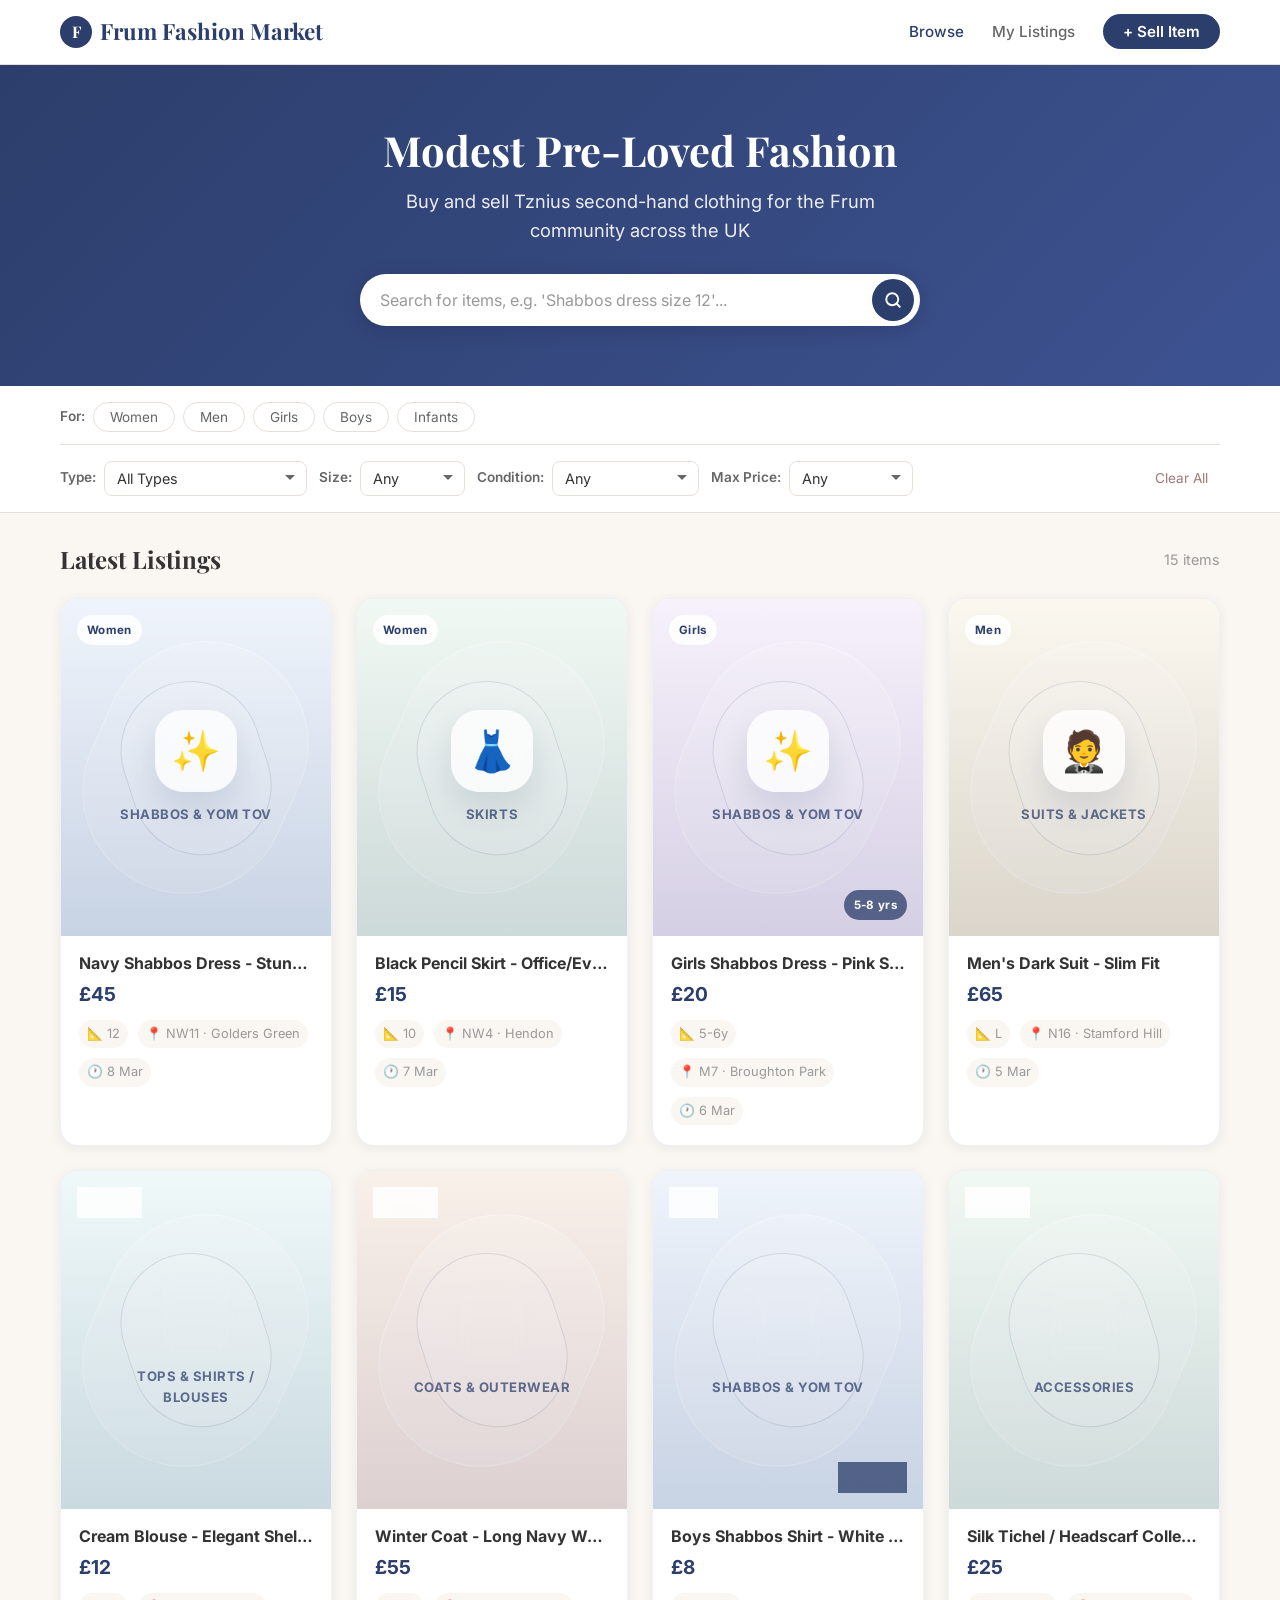
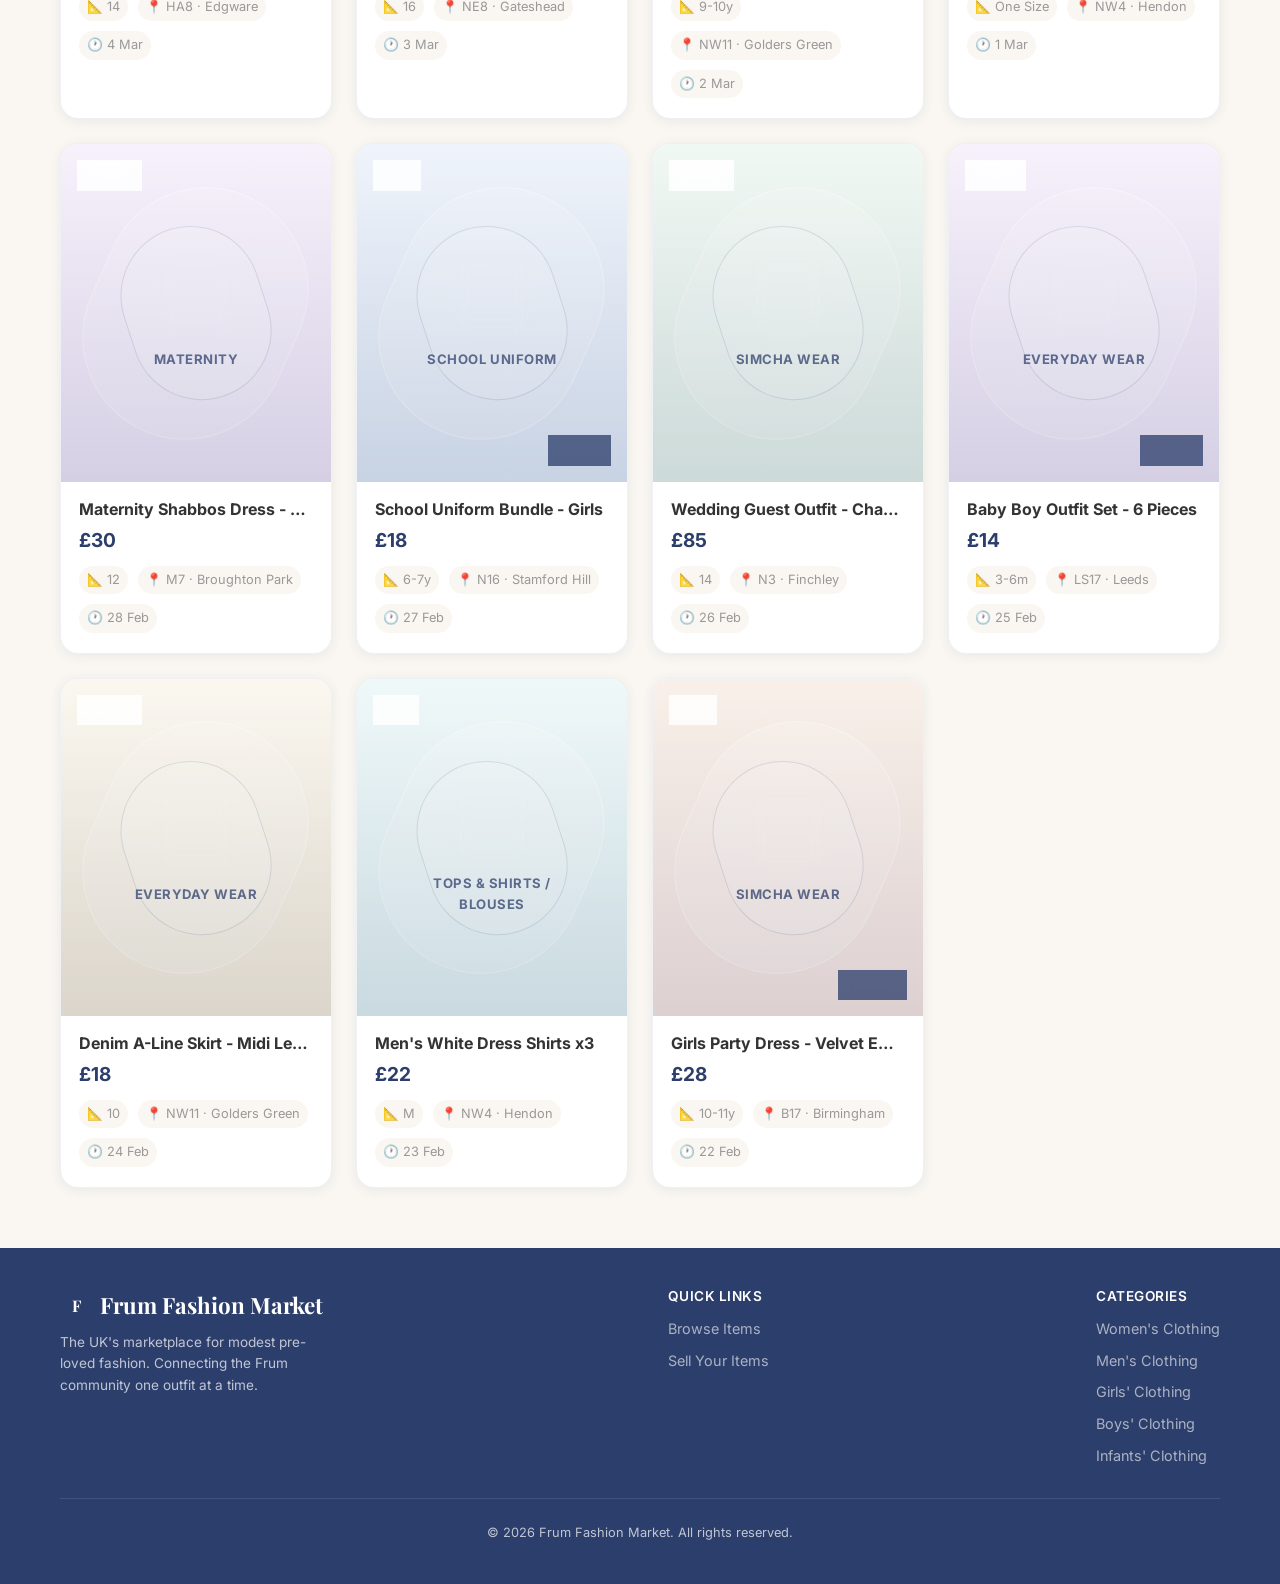
<file: index.html>
<!DOCTYPE html>
<html lang="en">
<head>
  <meta charset="UTF-8">
  <meta name="viewport" content="width=device-width, initial-scale=1.0">
  <title>Frum Fashion Market - Modest Pre-Loved Fashion UK</title>
  <meta name="description" content="Buy and sell Tznius second-hand clothing for the Frum community in the UK. Shabbos wear, everyday modest fashion, children's clothing and more.">
  <link rel="preconnect" href="https://fonts.googleapis.com">
  <link rel="preconnect" href="https://fonts.gstatic.com" crossorigin>
  <link href="https://fonts.googleapis.com/css2?family=Inter:wght@400;500;600;700&family=Playfair+Display:wght@600;700&display=swap" rel="stylesheet">
  <link rel="stylesheet" href="css/style.css">
</head>
<body>
  <!-- Header -->
  <header class="site-header">
    <div class="container nav-inner">
      <a href="/" class="logo">
        <span class="logo-icon">F</span>
        Frum Fashion Market
      </a>
      <button class="menu-toggle" aria-label="Toggle menu">
        <span></span><span></span><span></span>
      </button>
      <nav>
        <ul class="nav-links">
          <li><a href="/" class="active">Browse</a></li>
          <li><a href="/seller/">My Listings</a></li>
          <li><a href="/seller/" class="btn-sell">+ Sell Item</a></li>
        </ul>
      </nav>
    </div>
  </header>

  <!-- Hero -->
  <section class="hero">
    <div class="container">
      <h1>Modest Pre-Loved Fashion</h1>
      <p>Buy and sell Tznius second-hand clothing for the Frum community across the UK</p>
      <div class="hero-search">
        <input type="text" id="heroSearch" placeholder="Search for items, e.g. 'Shabbos dress size 12'...">
        <button type="button" id="heroSearchBtn" aria-label="Search">
          <svg width="18" height="18" viewBox="0 0 24 24" fill="none" stroke="currentColor" stroke-width="2.5" stroke-linecap="round"><circle cx="11" cy="11" r="8"/><line x1="21" y1="21" x2="16.65" y2="16.65"/></svg>
        </button>
      </div>
    </div>
  </section>

  <!-- Filters -->
  <section class="filters-bar">
    <div class="container filters-inner">
      <!-- Row 1: For Whom chips -->
      <div class="filter-group for-whom-group">
        <label>For:</label>
        <div class="filter-chips" id="filterForWhomChips">
          <button class="chip" data-value="Women">Women</button>
          <button class="chip" data-value="Men">Men</button>
          <button class="chip" data-value="Girls">Girls</button>
          <button class="chip" data-value="Boys">Boys</button>
          <button class="chip" data-value="Infants">Infants</button>
        </div>
      </div>
      <!-- Row 2: Dropdowns -->
      <div class="filter-group">
        <label>Type:</label>
        <select class="filter-select" id="filterType">
          <option value="">All Types</option>
        </select>
      </div>
      <div class="filter-group" id="ageRangeGroup" style="display:none">
        <label>Age:</label>
        <select class="filter-select" id="filterAgeRange">
          <option value="">All Ages</option>
        </select>
      </div>
      <div class="filter-group">
        <label>Size:</label>
        <select class="filter-select" id="filterSize">
          <option value="">Any</option>
        </select>
      </div>
      <div class="filter-group">
        <label>Condition:</label>
        <select class="filter-select" id="filterCondition">
          <option value="">Any</option>
        </select>
      </div>
      <div class="filter-group">
        <label>Max Price:</label>
        <select class="filter-select" id="filterMaxPrice">
          <option value="">Any</option>
          <option value="10">Under £10</option>
          <option value="20">Under £20</option>
          <option value="30">Under £30</option>
          <option value="50">Under £50</option>
          <option value="100">Under £100</option>
        </select>
      </div>
      <button class="filter-clear" id="clearFilters">Clear All</button>
    </div>
  </section>

  <!-- Listings -->
  <main class="listings-section">
    <div class="container">
      <div class="listings-header">
        <h2>Latest Listings</h2>
        <span class="results-count" id="resultsCount"></span>
      </div>
      <div class="listings-grid" id="listingsGrid">
        <!-- Cards rendered by JS -->
      </div>
      <div class="empty-state" id="emptyState" style="display:none">
        <div class="empty-icon">🔍</div>
        <h3>No items found</h3>
        <p>Try adjusting your filters or search terms</p>
      </div>
    </div>
  </main>

  <!-- Footer -->
  <footer class="site-footer">
    <div class="container">
      <div class="footer-inner">
        <div class="footer-brand">
          <div class="logo">
            <span class="logo-icon">F</span>
            Frum Fashion Market
          </div>
          <p>The UK's marketplace for modest pre-loved fashion. Connecting the Frum community one outfit at a time.</p>
        </div>
        <div class="footer-links">
          <h4>Quick Links</h4>
          <ul>
            <li><a href="/">Browse Items</a></li>
            <li><a href="/seller/">Sell Your Items</a></li>
          </ul>
        </div>
        <div class="footer-links">
          <h4>Categories</h4>
          <ul>
            <li><a href="#" onclick="setFilter('forWhom','Women');return false">Women's Clothing</a></li>
            <li><a href="#" onclick="setFilter('forWhom','Men');return false">Men's Clothing</a></li>
            <li><a href="#" onclick="setFilter('forWhom','Girls');return false">Girls' Clothing</a></li>
            <li><a href="#" onclick="setFilter('forWhom','Boys');return false">Boys' Clothing</a></li>
            <li><a href="#" onclick="setFilter('forWhom','Infants');return false">Infants' Clothing</a></li>
          </ul>
        </div>
      </div>
      <div class="footer-bottom">
        <p>&copy; 2026 Frum Fashion Market. All rights reserved.</p>
      </div>
    </div>
  </footer>

  <script src="js/config.js"></script>
  <script src="js/data.js"></script>
  <script src="js/listings.js"></script>
</body>
</html>
</file>
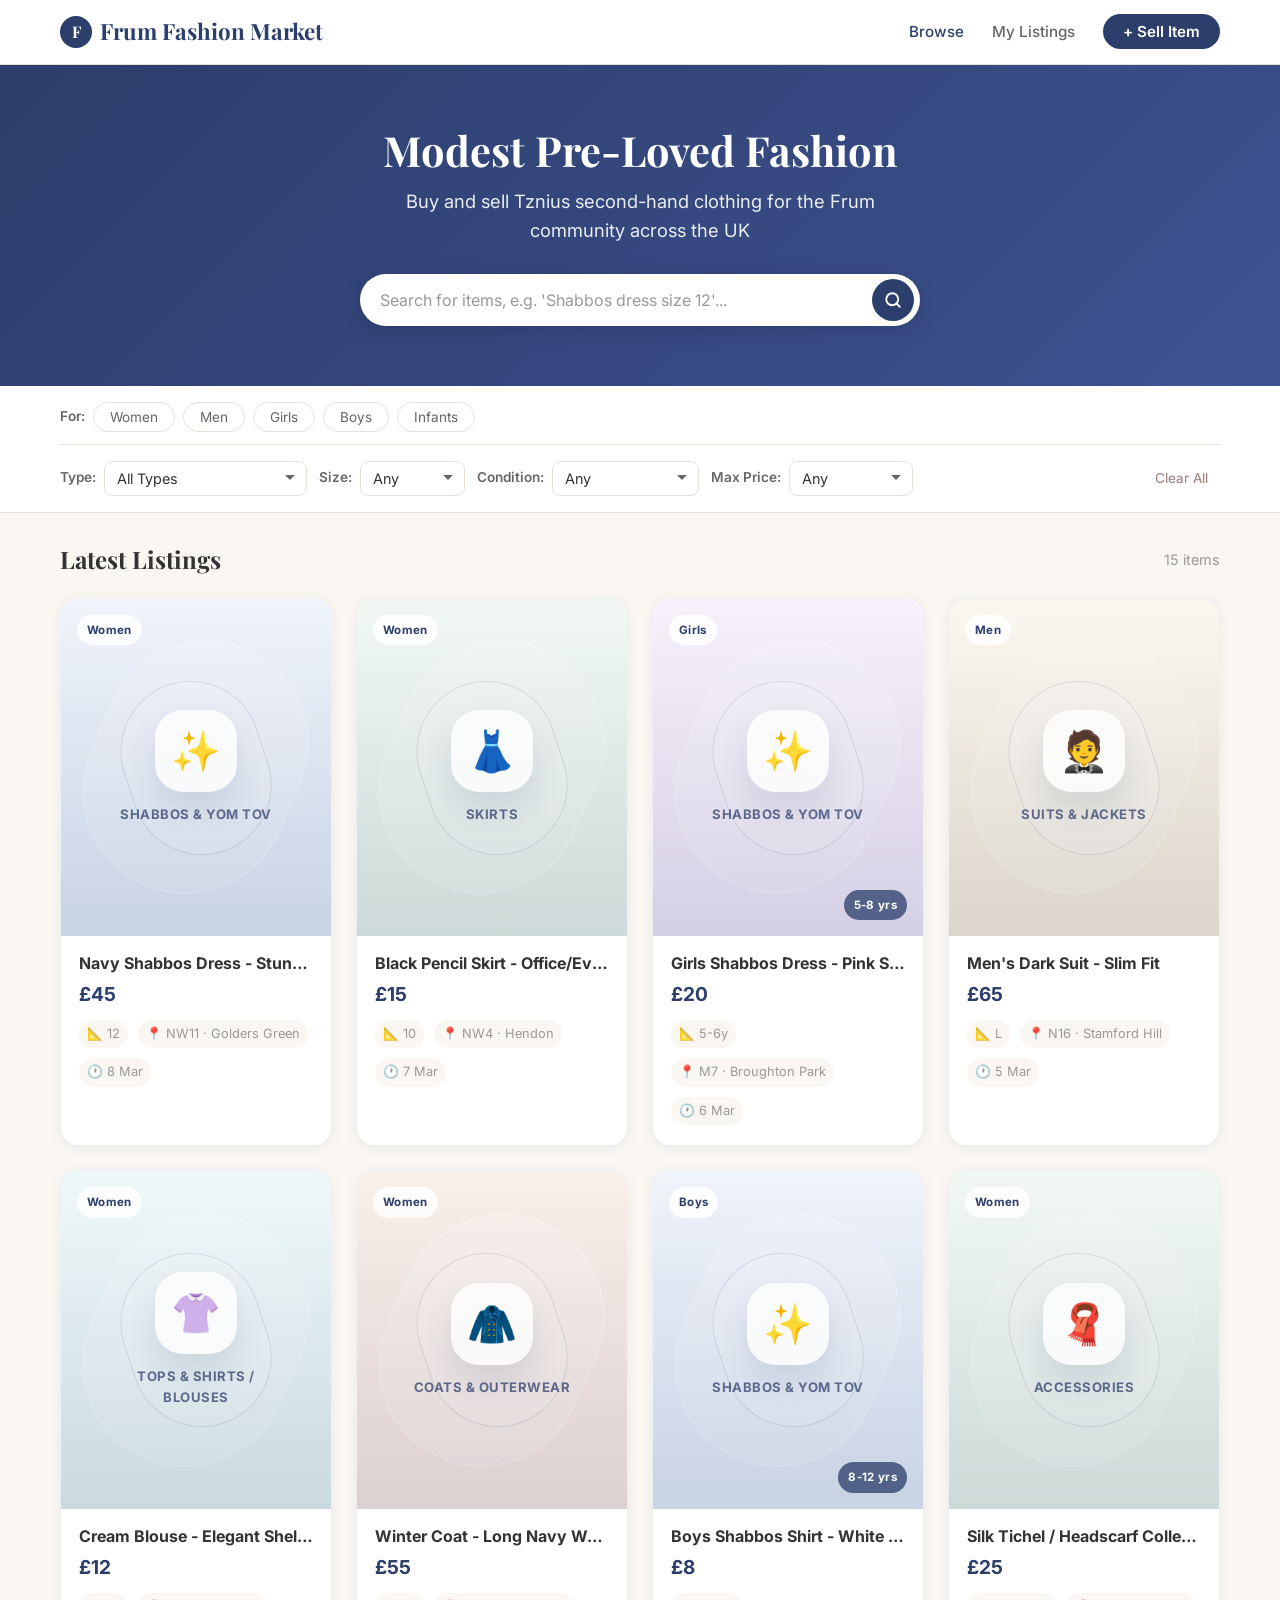
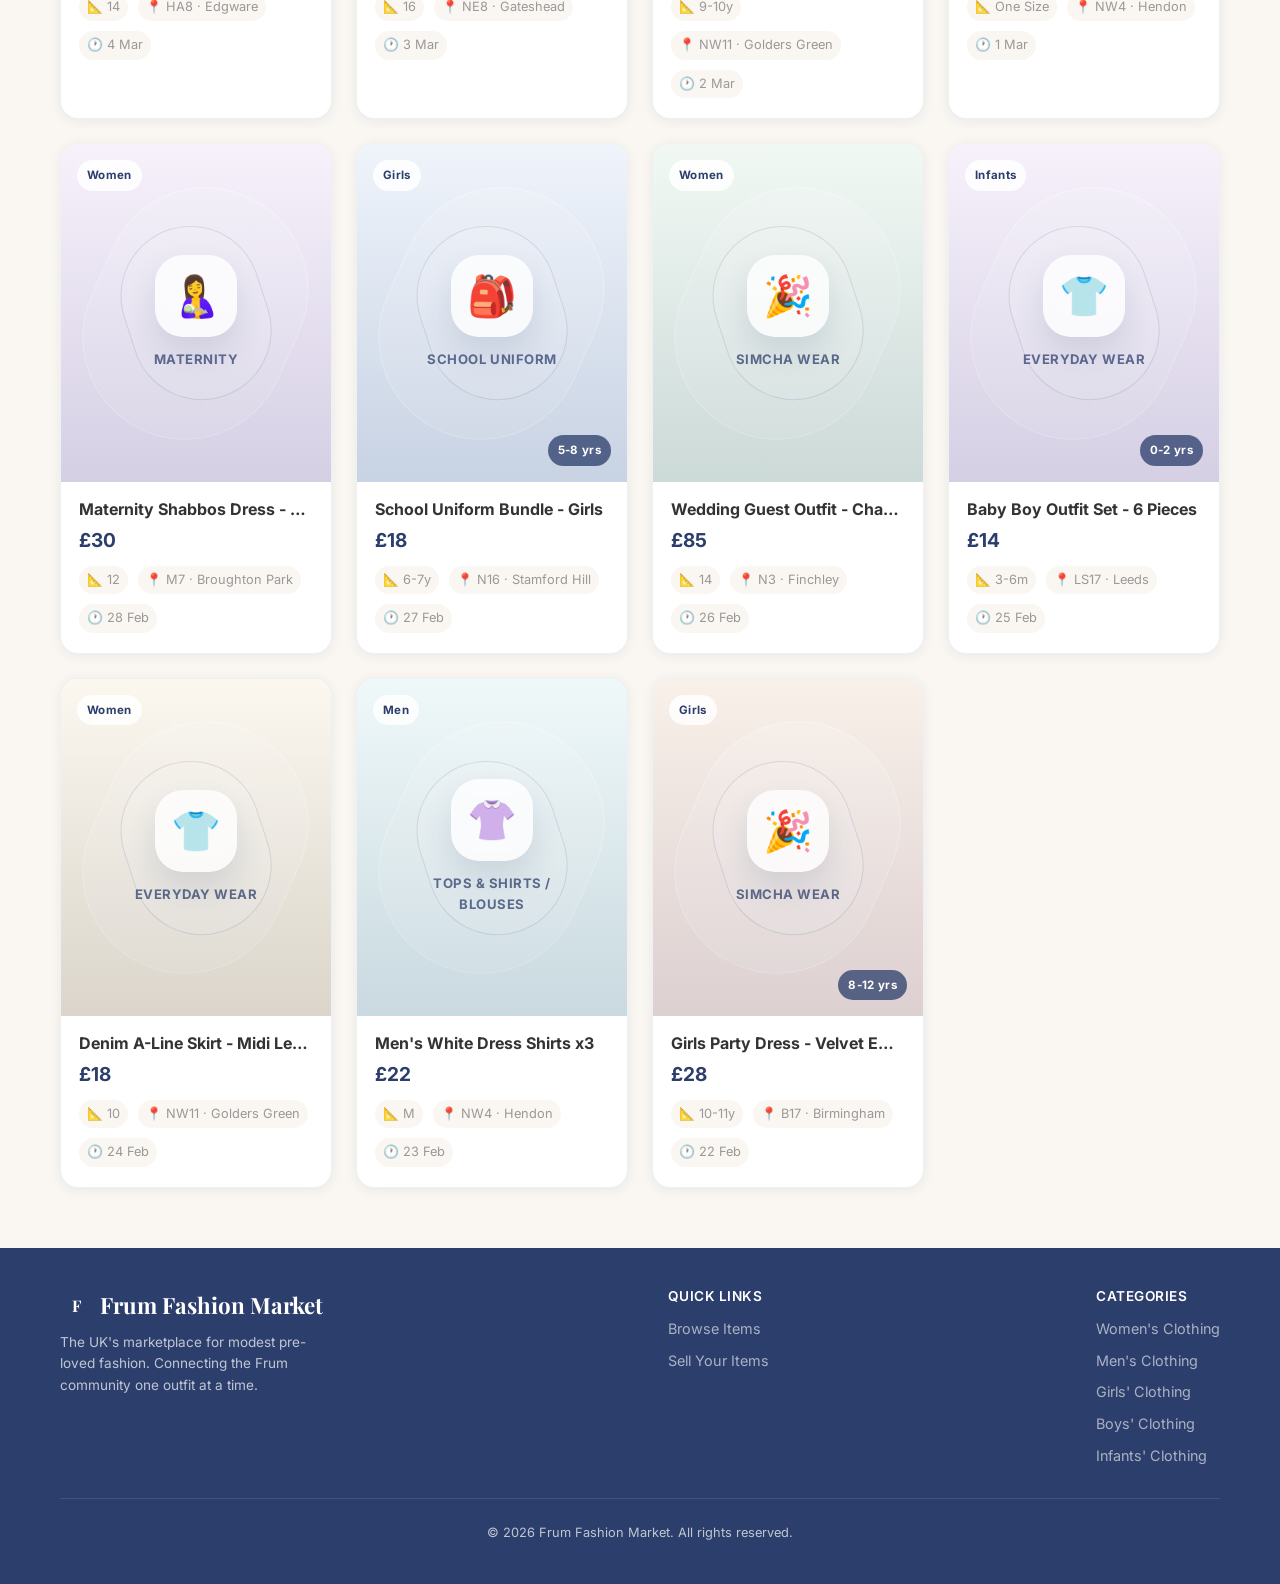
<file: listing/index.html>
<!DOCTYPE html>
<html lang="en">
<head>
  <meta charset="UTF-8">
  <meta name="viewport" content="width=device-width, initial-scale=1.0">
  <title>Listing - Frum Fashion Market</title>
  <link rel="preconnect" href="https://fonts.googleapis.com">
  <link rel="preconnect" href="https://fonts.gstatic.com" crossorigin>
  <link href="https://fonts.googleapis.com/css2?family=Inter:wght@400;500;600;700&family=Playfair+Display:wght@600;700&display=swap" rel="stylesheet">
  <link rel="stylesheet" href="../css/style.css">
</head>
<body>
  <!-- Header -->
  <header class="site-header">
    <div class="container nav-inner">
      <a href="/" class="logo">
        <span class="logo-icon">F</span>
        Frum Fashion Market
      </a>
      <button class="menu-toggle" aria-label="Toggle menu">
        <span></span><span></span><span></span>
      </button>
      <nav>
        <ul class="nav-links">
          <li><a href="/">Browse</a></li>
          <li><a href="/seller/">My Listings</a></li>
          <li><a href="/seller/" class="btn-sell">+ Sell Item</a></li>
        </ul>
      </nav>
    </div>
  </header>

  <!-- Listing Detail -->
  <main class="listing-detail">
    <div class="container">
      <a href="/" class="listing-back">
        <svg width="16" height="16" viewBox="0 0 24 24" fill="none" stroke="currentColor" stroke-width="2" stroke-linecap="round"><polyline points="15 18 9 12 15 6"/></svg>
        Back to listings
      </a>

      <div class="detail-layout" id="detailContent">
        <!-- Populated by JS -->
      </div>

      <!-- Related Listings -->
      <section class="related-section" id="relatedSection" style="display:none">
        <h2>You Might Also Like</h2>
        <div class="listings-grid" id="relatedGrid"></div>
      </section>
    </div>
  </main>

  <!-- Footer -->
  <footer class="site-footer">
    <div class="container">
      <div class="footer-inner">
        <div class="footer-brand">
          <div class="logo">
            <span class="logo-icon">F</span>
            Frum Fashion Market
          </div>
          <p>The UK's marketplace for modest pre-loved fashion. Connecting the Frum community one outfit at a time.</p>
        </div>
      </div>
      <div class="footer-bottom">
        <p>&copy; 2026 Frum Fashion Market. All rights reserved.</p>
      </div>
    </div>
  </footer>

  <script src="../js/config.js"></script>
  <script src="../js/data.js"></script>
  <script src="../js/listing-detail.js"></script>
</body>
</html>
</file>
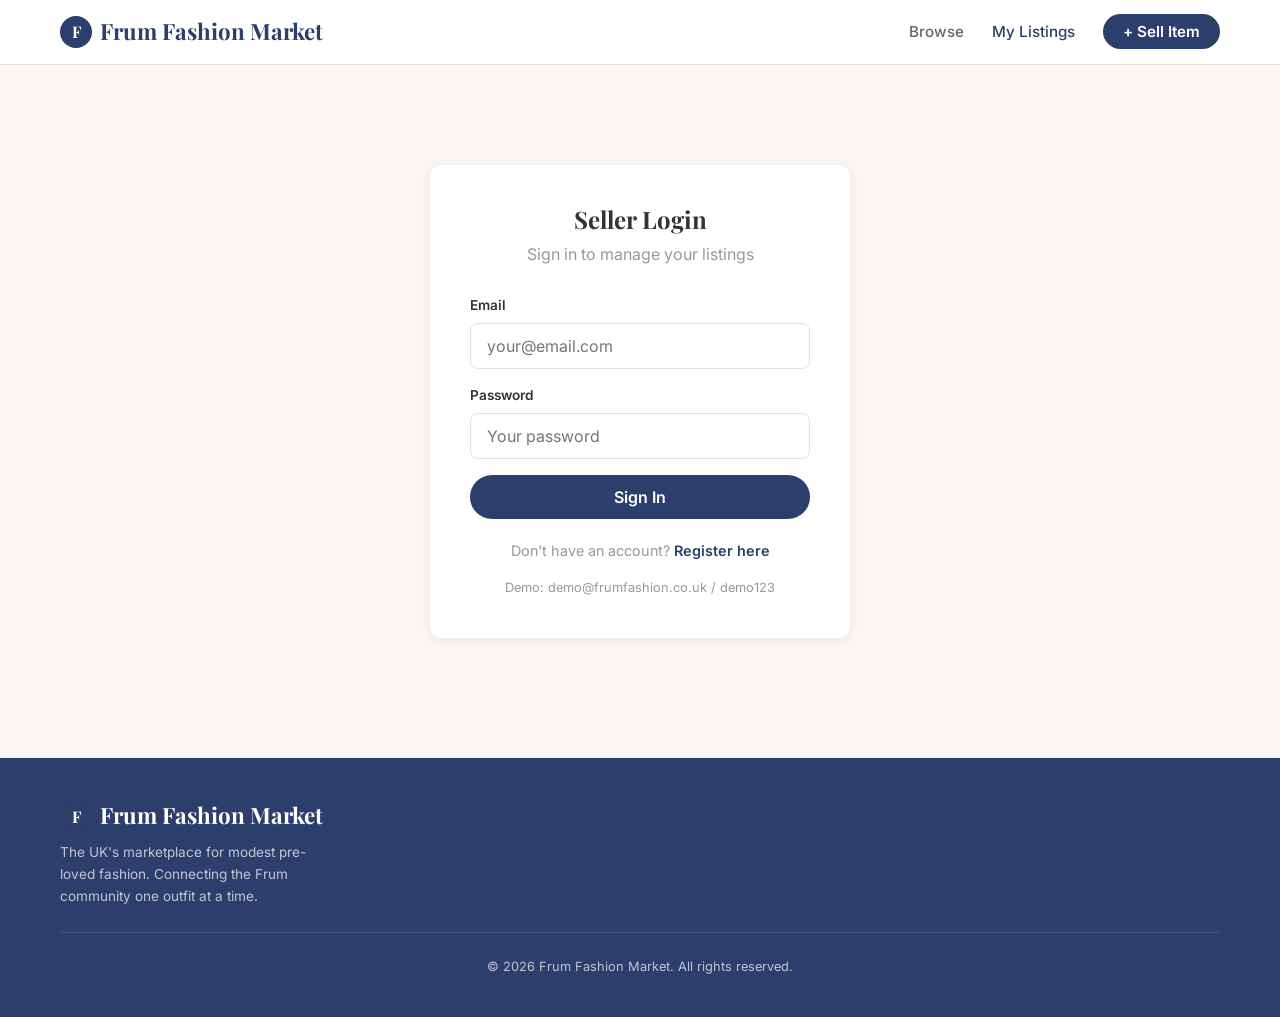
<file: seller/index.html>
<!DOCTYPE html>
<html lang="en">
<head>
  <meta charset="UTF-8">
  <meta name="viewport" content="width=device-width, initial-scale=1.0">
  <title>Sell Your Items - Frum Fashion Market</title>
  <link rel="preconnect" href="https://fonts.googleapis.com">
  <link rel="preconnect" href="https://fonts.gstatic.com" crossorigin>
  <link href="https://fonts.googleapis.com/css2?family=Inter:wght@400;500;600;700&family=Playfair+Display:wght@600;700&display=swap" rel="stylesheet">
  <link rel="stylesheet" href="../css/style.css">
</head>
<body>
  <!-- Header -->
  <header class="site-header">
    <div class="container nav-inner">
      <a href="/" class="logo">
        <span class="logo-icon">F</span>
        Frum Fashion Market
      </a>
      <button class="menu-toggle" aria-label="Toggle menu">
        <span></span><span></span><span></span>
      </button>
      <nav>
        <ul class="nav-links">
          <li><a href="/">Browse</a></li>
          <li><a href="/seller/" class="active">My Listings</a></li>
          <li><a href="/seller/" class="btn-sell">+ Sell Item</a></li>
        </ul>
      </nav>
    </div>
  </header>

  <main class="seller-page">
    <div class="container">

      <!-- Auth Section (shown when not logged in) -->
      <div id="authSection">
        <div class="auth-container" id="loginForm">
          <h2>Seller Login</h2>
          <p class="auth-subtitle">Sign in to manage your listings</p>
          <div class="auth-error" id="loginError"></div>
          <div class="form-group">
            <label for="loginEmail">Email</label>
            <input type="email" id="loginEmail" class="form-input" placeholder="your@email.com">
          </div>
          <div class="form-group">
            <label for="loginPassword">Password</label>
            <input type="password" id="loginPassword" class="form-input" placeholder="Your password">
          </div>
          <button class="btn-primary" id="loginBtn">Sign In</button>
          <p class="auth-toggle">
            Don't have an account? <a href="#" id="showRegister">Register here</a>
          </p>
          <p style="margin-top:16px;font-size:0.8rem;color:var(--text-muted)">
            Demo: demo@frumfashion.co.uk / demo123
          </p>
        </div>

        <div class="auth-container" id="registerForm" style="display:none">
          <h2>Create Account</h2>
          <p class="auth-subtitle">Start selling your pre-loved clothing</p>
          <div class="auth-error" id="registerError"></div>
          <div class="form-group">
            <label for="regName">Full Name</label>
            <input type="text" id="regName" class="form-input" placeholder="Your name">
          </div>
          <div class="form-group">
            <label for="regEmail">Email</label>
            <input type="email" id="regEmail" class="form-input" placeholder="your@email.com">
          </div>
          <div class="form-group">
            <label for="regPassword">Password</label>
            <input type="password" id="regPassword" class="form-input" placeholder="Choose a password">
          </div>
          <button class="btn-primary" id="registerBtn">Create Account</button>
          <p class="auth-toggle">
            Already have an account? <a href="#" id="showLogin">Sign in here</a>
          </p>
        </div>
      </div>

      <!-- Dashboard (shown when logged in) -->
      <div class="dashboard" id="dashboard">
        <div class="dashboard-header">
          <h2>My Listings</h2>
          <div class="user-info">
            <span id="userName"></span>
            <button class="btn-logout" id="logoutBtn">Sign Out</button>
          </div>
        </div>

        <!-- Add/Edit Listing Form -->
        <div class="listing-form-container">
          <h3 id="formTitle">Add New Listing</h3>
          <input type="hidden" id="editingId" value="">

          <div class="form-group">
            <label for="itemTitle">Item Title *</label>
            <input type="text" id="itemTitle" class="form-input" placeholder="e.g. Navy Shabbos Dress - Lace Detail">
          </div>

          <div class="form-group">
            <label for="itemDescription">Description *</label>
            <textarea id="itemDescription" class="form-input" placeholder="Describe the item: colour, fabric, style, sleeve length, skirt length, any details about modesty features..."></textarea>
          </div>

          <div class="form-row">
            <div class="form-group">
              <label for="itemForWhom">For *</label>
              <select id="itemForWhom" class="form-input"></select>
            </div>
            <div class="form-group" id="ageRangeFormGroup" style="display:none">
              <label for="itemAgeRange">Age Range</label>
              <select id="itemAgeRange" class="form-input">
                <option value="">Select age range</option>
              </select>
            </div>
          </div>

          <div class="form-row">
            <div class="form-group">
              <label for="itemType">Clothing Type *</label>
              <select id="itemType" class="form-input"></select>
            </div>
            <div class="form-group">
              <label for="itemSize">Size *</label>
              <select id="itemSize" class="form-input">
                <option value="">Select size</option>
              </select>
            </div>
          </div>

          <div class="form-row">
            <div class="form-group">
              <label for="itemPrice">Price (£) *</label>
              <input type="number" id="itemPrice" class="form-input" placeholder="0" min="0" step="0.50">
            </div>
            <div class="form-group">
              <label for="itemCondition">Condition *</label>
              <select id="itemCondition" class="form-input"></select>
            </div>
          </div>

          <div class="form-group">
            <label for="itemLocation">Postcode Area *</label>
            <input type="text" id="itemLocation" class="form-input" placeholder="e.g. NW11, N16, M7" maxlength="5" style="text-transform: uppercase">
            <div id="locationPreview" style="display:none; margin-top:6px; font-size:13px; color:#C9963B;"></div>
          </div>

          <div class="form-group">
            <label>Photos (up to 4)</label>
            <div class="image-upload-area" id="imageUploadArea">
              <div class="upload-icon">📷</div>
              <p>Click to add photos</p>
              <p style="font-size:0.8rem;color:var(--text-muted);margin-top:4px">(Demo mode: images stored locally)</p>
            </div>
            <input type="file" id="imageInput" accept="image/*" multiple style="display:none">
            <div class="image-previews" id="imagePreviews"></div>
          </div>

          <div style="display:flex;gap:12px">
            <button class="btn-primary" id="submitListing" style="flex:1">Publish Listing</button>
            <button class="btn-secondary" id="cancelEdit" style="display:none">Cancel</button>
          </div>
        </div>

        <!-- My Listings List -->
        <div class="my-listings" id="myListings">
          <h3>Your Listed Items</h3>
          <div id="myListingsContent">
            <!-- Populated by JS -->
          </div>
        </div>
      </div>

    </div>
  </main>

  <!-- Footer -->
  <footer class="site-footer">
    <div class="container">
      <div class="footer-inner">
        <div class="footer-brand">
          <div class="logo">
            <span class="logo-icon">F</span>
            Frum Fashion Market
          </div>
          <p>The UK's marketplace for modest pre-loved fashion. Connecting the Frum community one outfit at a time.</p>
        </div>
      </div>
      <div class="footer-bottom">
        <p>&copy; 2026 Frum Fashion Market. All rights reserved.</p>
      </div>
    </div>
  </footer>

  <script src="../js/config.js"></script>
  <script src="../js/data.js"></script>
  <script src="../js/seller.js"></script>
</body>
</html>
</file>
<file: css/style.css>
/* ===== VARIABLES ===== */
:root {
  --navy: #2c3e6b;
  --navy-light: #3d5291;
  --rose: #c9a0a0;
  --rose-light: #f0dede;
  --rose-dark: #a07878;
  --cream: #faf7f2;
  --white: #ffffff;
  --text: #333333;
  --text-light: #666666;
  --text-muted: #999999;
  --border: #e8e0d8;
  --shadow: 0 2px 12px rgba(44, 62, 107, 0.08);
  --shadow-hover: 0 6px 24px rgba(44, 62, 107, 0.14);
  --radius: 12px;
  --radius-sm: 8px;
  --transition: 0.25s ease;
}

/* ===== RESET & BASE ===== */
*, *::before, *::after { box-sizing: border-box; margin: 0; padding: 0; }

html { scroll-behavior: smooth; }

body {
  font-family: 'Inter', -apple-system, BlinkMacSystemFont, sans-serif;
  color: var(--text);
  background: var(--cream);
  line-height: 1.6;
  min-height: 100vh;
  display: flex;
  flex-direction: column;
}

h1, h2, h3, h4 {
  font-family: 'Playfair Display', Georgia, serif;
  font-weight: 700;
  line-height: 1.2;
}

a { color: var(--navy); text-decoration: none; transition: color var(--transition); }
a:hover { color: var(--navy-light); }

img { max-width: 100%; height: auto; display: block; }

button, input, select, textarea {
  font-family: inherit;
  font-size: inherit;
  border: none;
  outline: none;
}

/* ===== UTILITY ===== */
.container {
  max-width: 1200px;
  margin: 0 auto;
  padding: 0 20px;
}

.sr-only {
  position: absolute; width: 1px; height: 1px;
  padding: 0; margin: -1px; overflow: hidden;
  clip: rect(0,0,0,0); border: 0;
}

/* ===== HEADER / NAV ===== */
.site-header {
  background: var(--white);
  border-bottom: 1px solid var(--border);
  position: sticky;
  top: 0;
  z-index: 100;
}

.nav-inner {
  display: flex;
  align-items: center;
  justify-content: space-between;
  height: 64px;
}

.logo {
  font-family: 'Playfair Display', serif;
  font-size: 1.4rem;
  font-weight: 700;
  color: var(--navy);
  display: flex;
  align-items: center;
  gap: 8px;
}

.logo-icon {
  width: 32px;
  height: 32px;
  background: var(--navy);
  border-radius: 50%;
  display: flex;
  align-items: center;
  justify-content: center;
  color: white;
  font-size: 16px;
}

.nav-links {
  display: flex;
  align-items: center;
  gap: 28px;
  list-style: none;
}

.nav-links a {
  font-size: 0.95rem;
  font-weight: 500;
  color: var(--text-light);
  transition: color var(--transition);
}

.nav-links a:hover,
.nav-links a.active {
  color: var(--navy);
}

.nav-links .btn-sell {
  background: var(--navy);
  color: white !important;
  padding: 8px 20px;
  border-radius: 100px;
  font-weight: 600;
  transition: background var(--transition);
}

.nav-links .btn-sell:hover {
  background: var(--navy-light);
}

/* Mobile menu */
.menu-toggle {
  display: none;
  background: none;
  cursor: pointer;
  padding: 8px;
}

.menu-toggle span {
  display: block;
  width: 24px;
  height: 2px;
  background: var(--navy);
  margin: 5px 0;
  transition: var(--transition);
}

/* ===== HERO ===== */
.hero {
  background: linear-gradient(135deg, var(--navy) 0%, var(--navy-light) 100%);
  color: white;
  text-align: center;
  padding: 60px 20px;
}

.hero h1 {
  font-size: 2.6rem;
  margin-bottom: 12px;
}

.hero p {
  font-size: 1.15rem;
  opacity: 0.9;
  max-width: 520px;
  margin: 0 auto 28px;
}

.hero-search {
  max-width: 560px;
  margin: 0 auto;
  position: relative;
}

.hero-search input {
  width: 100%;
  padding: 16px 52px 16px 20px;
  border-radius: 100px;
  font-size: 1rem;
  background: var(--white);
  color: var(--text);
  box-shadow: 0 4px 20px rgba(0,0,0,0.15);
}

.hero-search input::placeholder { color: var(--text-muted); }

.hero-search button {
  position: absolute;
  right: 6px;
  top: 50%;
  transform: translateY(-50%);
  background: var(--navy);
  color: white;
  width: 42px;
  height: 42px;
  border-radius: 50%;
  cursor: pointer;
  display: flex;
  align-items: center;
  justify-content: center;
  transition: background var(--transition);
}

.hero-search button:hover { background: var(--navy-light); }

/* ===== FILTERS BAR ===== */
.filters-bar {
  background: var(--white);
  border-bottom: 1px solid var(--border);
  padding: 16px 0;
}

.filters-inner {
  display: flex;
  gap: 12px;
  align-items: center;
  flex-wrap: wrap;
}

.filter-group {
  display: flex;
  align-items: center;
  gap: 8px;
}

.filter-group label {
  font-size: 0.85rem;
  font-weight: 600;
  color: var(--text-light);
  white-space: nowrap;
}

.filter-select {
  padding: 8px 32px 8px 12px;
  border: 1px solid var(--border);
  border-radius: var(--radius-sm);
  background: var(--white);
  color: var(--text);
  font-size: 0.9rem;
  cursor: pointer;
  appearance: none;
  background-image: url("data:image/svg+xml,%3Csvg xmlns='http://www.w3.org/2000/svg' width='12' height='12' viewBox='0 0 12 12'%3E%3Cpath fill='%23666' d='M6 8L1 3h10z'/%3E%3C/svg%3E");
  background-repeat: no-repeat;
  background-position: right 10px center;
  transition: border-color var(--transition);
}

.filter-select:hover,
.filter-select:focus {
  border-color: var(--navy);
}

.filter-chips {
  display: flex;
  gap: 8px;
  flex-wrap: wrap;
  flex: 1;
}

.chip {
  padding: 6px 16px;
  border: 1px solid var(--border);
  border-radius: 100px;
  font-size: 0.85rem;
  color: var(--text-light);
  cursor: pointer;
  transition: all var(--transition);
  background: var(--white);
  white-space: nowrap;
}

.chip:hover {
  border-color: var(--navy);
  color: var(--navy);
}

.chip.active {
  background: var(--navy);
  color: white;
  border-color: var(--navy);
}

/* For Whom chips — own full-width row above the dropdowns */
.for-whom-group {
  width: 100%;
  padding-bottom: 12px;
  border-bottom: 1px solid var(--border);
  margin-bottom: 4px;
}

.for-whom-group label {
  white-space: nowrap;
}

.filter-clear {
  background: none;
  color: var(--rose-dark);
  font-size: 0.85rem;
  cursor: pointer;
  padding: 6px 12px;
  white-space: nowrap;
  margin-left: auto;
}

.filter-clear:hover { text-decoration: underline; }

/* ===== LISTINGS GRID ===== */
.listings-section {
  padding: 32px 0 60px;
  flex: 1;
}

.listings-header {
  display: flex;
  justify-content: space-between;
  align-items: center;
  margin-bottom: 24px;
}

.listings-header h2 {
  font-size: 1.5rem;
}

.results-count {
  color: var(--text-muted);
  font-size: 0.9rem;
}

.listings-grid {
  display: grid;
  grid-template-columns: repeat(auto-fill, minmax(260px, 1fr));
  gap: 24px;
}

/* ===== LISTING CARD ===== */
.listing-card {
  background: var(--white);
  border-radius: calc(var(--radius) + 6px);
  overflow: hidden;
  box-shadow: var(--shadow);
  transition: transform var(--transition), box-shadow var(--transition), border-color var(--transition);
  cursor: pointer;
  text-decoration: none;
  color: inherit;
  display: block;
  border: 1px solid rgba(44, 62, 107, 0.08);
}

.listing-card:hover {
  transform: translateY(-6px);
  box-shadow: 0 12px 28px rgba(44, 62, 107, 0.16);
  color: inherit;
  border-color: rgba(44, 62, 107, 0.18);
}

.card-image {
  width: 100%;
  aspect-ratio: 4/5;
  background: linear-gradient(180deg, var(--placeholder-glow, var(--rose-light)) 0%, var(--placeholder-base, var(--cream)) 100%);
  display: flex;
  align-items: center;
  justify-content: center;
  overflow: hidden;
  position: relative;
  isolation: isolate;
}

.card-image::after,
.detail-main-image::after,
.my-listing-thumb::after {
  content: '';
  position: absolute;
  inset: 0;
  background: linear-gradient(180deg, rgba(255,255,255,0.08) 0%, rgba(44, 62, 107, 0.12) 100%);
  pointer-events: none;
}

.card-image img,
.detail-main-image img,
.my-listing-thumb img {
  width: 100%;
  height: 100%;
  object-fit: cover;
}

.listing-graphic {
  position: absolute;
  inset: 0;
  display: flex;
  flex-direction: column;
  align-items: center;
  justify-content: center;
  gap: 12px;
  padding: 18px;
  text-align: center;
  overflow: hidden;
}

.listing-graphic-orbit {
  position: absolute;
  border-radius: 999px;
  border: 1px solid rgba(255,255,255,0.4);
  background: rgba(255,255,255,0.16);
}

.listing-graphic-orbit-one {
  width: 76%;
  height: 76%;
  transform: rotate(24deg);
}

.listing-graphic-orbit-two {
  width: 52%;
  height: 52%;
  transform: rotate(-18deg);
  border-color: rgba(44, 62, 107, 0.14);
}

.listing-graphic-icon,
.listing-graphic-label,
.listing-graphic-badge,
.graphic-chip {
  position: relative;
  z-index: 1;
}

.listing-graphic-icon {
  width: 82px;
  height: 82px;
  border-radius: 28px;
  display: grid;
  place-items: center;
  background: rgba(255,255,255,0.78);
  box-shadow: 0 16px 30px rgba(44, 62, 107, 0.12);
  font-size: 2.5rem;
  backdrop-filter: blur(8px);
}

.listing-graphic-badge,
.graphic-chip {
  position: absolute;
  padding: 6px 10px;
  border-radius: 999px;
  font-size: 0.72rem;
  font-weight: 700;
  letter-spacing: 0.03em;
  backdrop-filter: blur(8px);
}

.listing-graphic-badge {
  top: 16px;
  left: 16px;
  color: var(--navy);
  background: rgba(255,255,255,0.84);
}

.graphic-chip {
  right: 16px;
  bottom: 16px;
  color: white;
  background: rgba(44, 62, 107, 0.76);
}

.listing-graphic-label {
  max-width: 180px;
  font-size: 0.82rem;
  font-weight: 700;
  letter-spacing: 0.04em;
  text-transform: uppercase;
  color: rgba(44, 62, 107, 0.74);
}

.listing-graphic-thumb {
  gap: 6px;
  padding: 10px;
}

.listing-graphic-thumb .listing-graphic-orbit-one {
  width: 82%;
  height: 82%;
}

.listing-graphic-thumb .listing-graphic-orbit-two {
  width: 58%;
  height: 58%;
}

.listing-graphic-thumb .listing-graphic-icon {
  width: 40px;
  height: 40px;
  border-radius: 14px;
  font-size: 1.2rem;
}

.listing-graphic-thumb .listing-graphic-label,
.listing-graphic-thumb .listing-graphic-badge,
.listing-graphic-thumb .graphic-chip {
  display: none;
}

.listing-graphic-detail {
  gap: 16px;
}

.listing-graphic-detail .listing-graphic-icon {
  width: 116px;
  height: 116px;
  border-radius: 36px;
  font-size: 3.4rem;
}

.listing-graphic-detail .listing-graphic-label {
  font-size: 0.95rem;
  max-width: 240px;
}

.card-badge {
  position: absolute;
  top: 12px;
  right: 12px;
  background: rgba(44, 62, 107, 0.88);
  color: white;
  font-size: 0.72rem;
  font-weight: 700;
  padding: 5px 10px;
  border-radius: 999px;
  z-index: 2;
  box-shadow: 0 8px 16px rgba(44, 62, 107, 0.18);
}

.card-body {
  padding: 18px 18px 20px;
}

.card-body h3 {
  font-family: 'Inter', sans-serif;
  font-size: 1rem;
  font-weight: 700;
  margin-bottom: 6px;
  white-space: nowrap;
  overflow: hidden;
  text-overflow: ellipsis;
}

.card-price {
  font-size: 1.2rem;
  font-weight: 700;
  color: var(--navy);
  margin-bottom: 10px;
}

.card-meta {
  display: flex;
  gap: 10px;
  font-size: 0.8rem;
  color: var(--text-muted);
  flex-wrap: wrap;
}

.card-meta span {
  display: inline-flex;
  align-items: center;
  gap: 4px;
  padding: 4px 8px;
  border-radius: 999px;
  background: var(--cream);
}

/* ===== LISTING DETAIL PAGE ===== */
.listing-detail {
  padding: 32px 0 60px;
}

.listing-back {
  display: inline-flex;
  align-items: center;
  gap: 6px;
  color: var(--text-light);
  font-size: 0.9rem;
  margin-bottom: 24px;
}

.listing-back:hover { color: var(--navy); }

.detail-layout {
  display: grid;
  grid-template-columns: 1fr 1fr;
  gap: 40px;
  align-items: start;
}

.detail-gallery {
  border-radius: calc(var(--radius) + 6px);
  overflow: hidden;
}

.detail-main-image {
  width: 100%;
  aspect-ratio: 4/5;
  background: linear-gradient(180deg, var(--placeholder-glow, var(--rose-light)) 0%, var(--placeholder-base, var(--cream)) 100%);
  display: flex;
  align-items: center;
  justify-content: center;
  border-radius: calc(var(--radius) + 6px);
  overflow: hidden;
  position: relative;
  isolation: isolate;
  box-shadow: var(--shadow);
}

.detail-thumbs {
  display: flex;
  gap: 8px;
  margin-top: 12px;
}

.detail-thumbs .thumb {
  width: 72px;
  height: 72px;
  border-radius: var(--radius-sm);
  overflow: hidden;
  background: var(--rose-light);
  cursor: pointer;
  border: 2px solid transparent;
  transition: border-color var(--transition);
}

.detail-thumbs .thumb.active,
.detail-thumbs .thumb:hover {
  border-color: var(--navy);
}

.detail-thumbs .thumb img {
  width: 100%;
  height: 100%;
  object-fit: cover;
}

.detail-info h1 {
  font-size: 1.8rem;
  margin-bottom: 8px;
}

.detail-price {
  font-size: 1.8rem;
  font-weight: 700;
  color: var(--navy);
  margin-bottom: 20px;
}

.detail-specs {
  display: grid;
  grid-template-columns: 1fr 1fr;
  gap: 12px;
  margin-bottom: 24px;
}

.spec-item {
  background: var(--cream);
  padding: 12px 16px;
  border-radius: var(--radius-sm);
}

.spec-label {
  font-size: 0.75rem;
  text-transform: uppercase;
  letter-spacing: 0.5px;
  color: var(--text-muted);
  margin-bottom: 2px;
}

.spec-value {
  font-weight: 600;
  font-size: 0.95rem;
}

.detail-description {
  margin-bottom: 24px;
}

.detail-description h3 {
  font-family: 'Inter', sans-serif;
  font-size: 1rem;
  font-weight: 600;
  margin-bottom: 8px;
}

.detail-description p {
  color: var(--text-light);
  line-height: 1.7;
}

.detail-seller {
  background: var(--white);
  border: 1px solid var(--border);
  border-radius: var(--radius);
  padding: 20px;
  margin-bottom: 20px;
}

.seller-name {
  font-weight: 600;
  font-size: 1.05rem;
  margin-bottom: 4px;
}

.seller-location {
  color: var(--text-muted);
  font-size: 0.9rem;
  margin-bottom: 16px;
}

.btn-contact {
  display: inline-flex;
  align-items: center;
  gap: 8px;
  background: #25d366;
  color: white !important;
  padding: 12px 28px;
  border-radius: 100px;
  font-weight: 600;
  font-size: 1rem;
  cursor: pointer;
  transition: background var(--transition);
  width: 100%;
  justify-content: center;
  border: none;
}

.btn-contact:hover { background: #1fb855; }

.btn-contact-alt {
  display: inline-flex;
  align-items: center;
  gap: 8px;
  background: var(--white);
  color: var(--navy) !important;
  border: 2px solid var(--navy);
  padding: 10px 28px;
  border-radius: 100px;
  font-weight: 600;
  font-size: 1rem;
  cursor: pointer;
  transition: all var(--transition);
  width: 100%;
  justify-content: center;
  margin-top: 10px;
}

.btn-contact-alt:hover {
  background: var(--navy);
  color: white !important;
}

/* Related listings */
.related-section {
  margin-top: 60px;
}

.related-section h2 {
  font-size: 1.5rem;
  margin-bottom: 24px;
}

/* ===== SELLER DASHBOARD ===== */
.seller-page {
  padding: 40px 0 60px;
}

.auth-container {
  max-width: 420px;
  margin: 60px auto;
  background: var(--white);
  border-radius: var(--radius);
  padding: 40px;
  box-shadow: var(--shadow);
  text-align: center;
}

.auth-container h2 {
  margin-bottom: 8px;
}

.auth-container .auth-subtitle {
  color: var(--text-muted);
  margin-bottom: 28px;
}

.form-group {
  text-align: left;
  margin-bottom: 16px;
}

.form-group label {
  display: block;
  font-size: 0.85rem;
  font-weight: 600;
  margin-bottom: 6px;
  color: var(--text);
}

.form-input {
  width: 100%;
  padding: 12px 16px;
  border: 1px solid var(--border);
  border-radius: var(--radius-sm);
  font-size: 1rem;
  transition: border-color var(--transition);
  background: var(--white);
}

.form-input:focus {
  border-color: var(--navy);
  box-shadow: 0 0 0 3px rgba(44, 62, 107, 0.1);
}

textarea.form-input {
  resize: vertical;
  min-height: 100px;
}

.form-row {
  display: grid;
  grid-template-columns: 1fr 1fr;
  gap: 16px;
}

.btn-primary {
  background: var(--navy);
  color: white;
  padding: 12px 28px;
  border-radius: 100px;
  font-weight: 600;
  font-size: 1rem;
  cursor: pointer;
  transition: background var(--transition);
  border: none;
  width: 100%;
}

.btn-primary:hover { background: var(--navy-light); }

.btn-secondary {
  background: var(--cream);
  color: var(--navy);
  padding: 10px 24px;
  border-radius: 100px;
  font-weight: 600;
  font-size: 0.9rem;
  cursor: pointer;
  transition: all var(--transition);
  border: 1px solid var(--border);
}

.btn-secondary:hover {
  background: var(--navy);
  color: white;
}

.btn-danger {
  background: none;
  color: #c0392b;
  border: 1px solid #c0392b;
  padding: 8px 20px;
  border-radius: 100px;
  font-size: 0.85rem;
  cursor: pointer;
  transition: all var(--transition);
}

.btn-danger:hover {
  background: #c0392b;
  color: white;
}

.auth-toggle {
  margin-top: 20px;
  font-size: 0.9rem;
  color: var(--text-muted);
}

.auth-toggle a {
  color: var(--navy);
  font-weight: 600;
}

.auth-error {
  background: #fef0f0;
  color: #c0392b;
  padding: 10px 16px;
  border-radius: var(--radius-sm);
  margin-bottom: 16px;
  font-size: 0.9rem;
  display: none;
}

/* Dashboard */
.dashboard {
  display: none;
}

.dashboard-header {
  display: flex;
  justify-content: space-between;
  align-items: center;
  margin-bottom: 32px;
  flex-wrap: wrap;
  gap: 16px;
}

.dashboard-header h2 {
  font-size: 1.6rem;
}

.user-info {
  display: flex;
  align-items: center;
  gap: 12px;
  color: var(--text-muted);
  font-size: 0.9rem;
}

.btn-logout {
  background: none;
  color: var(--text-muted);
  font-size: 0.85rem;
  cursor: pointer;
  padding: 6px 16px;
  border: 1px solid var(--border);
  border-radius: 100px;
  transition: all var(--transition);
}

.btn-logout:hover {
  border-color: #c0392b;
  color: #c0392b;
}

/* Listing form */
.listing-form-container {
  background: var(--white);
  border-radius: var(--radius);
  padding: 32px;
  box-shadow: var(--shadow);
  margin-bottom: 32px;
}

.listing-form-container h3 {
  font-family: 'Inter', sans-serif;
  font-size: 1.2rem;
  font-weight: 700;
  margin-bottom: 24px;
}

.image-upload-area {
  border: 2px dashed var(--border);
  border-radius: var(--radius);
  padding: 32px;
  text-align: center;
  cursor: pointer;
  transition: border-color var(--transition);
  margin-bottom: 16px;
}

.image-upload-area:hover {
  border-color: var(--navy);
}

.image-upload-area p {
  color: var(--text-muted);
  font-size: 0.9rem;
}

.image-upload-area .upload-icon {
  font-size: 36px;
  margin-bottom: 8px;
  color: var(--text-muted);
}

.image-previews {
  display: flex;
  gap: 12px;
  flex-wrap: wrap;
  margin-bottom: 16px;
}

.image-preview {
  width: 80px;
  height: 80px;
  border-radius: var(--radius-sm);
  overflow: hidden;
  position: relative;
  background: var(--rose-light);
}

.image-preview img {
  width: 100%;
  height: 100%;
  object-fit: cover;
}

.image-preview .remove-image {
  position: absolute;
  top: 4px;
  right: 4px;
  width: 20px;
  height: 20px;
  background: rgba(0,0,0,0.6);
  color: white;
  border-radius: 50%;
  font-size: 12px;
  display: flex;
  align-items: center;
  justify-content: center;
  cursor: pointer;
}

/* My listings table */
.my-listings {
  background: var(--white);
  border-radius: var(--radius);
  box-shadow: var(--shadow);
  overflow: hidden;
}

.my-listings h3 {
  font-family: 'Inter', sans-serif;
  font-size: 1.2rem;
  font-weight: 700;
  padding: 24px 24px 16px;
}

.my-listing-item {
  display: flex;
  align-items: center;
  gap: 16px;
  padding: 16px 24px;
  border-top: 1px solid var(--border);
  transition: background var(--transition);
}

.my-listing-item:hover {
  background: var(--cream);
}

.my-listing-thumb {
  width: 68px;
  height: 68px;
  border-radius: 18px;
  overflow: hidden;
  background: linear-gradient(180deg, var(--placeholder-glow, var(--rose-light)) 0%, var(--placeholder-base, var(--cream)) 100%);
  flex-shrink: 0;
  position: relative;
  isolation: isolate;
}

.my-listing-info {
  flex: 1;
}

.my-listing-info h4 {
  font-family: 'Inter', sans-serif;
  font-size: 0.95rem;
  font-weight: 600;
}

.my-listing-info p {
  font-size: 0.85rem;
  color: var(--text-muted);
}

.my-listing-actions {
  display: flex;
  gap: 8px;
}

.btn-icon {
  width: 36px;
  height: 36px;
  border-radius: 50%;
  display: flex;
  align-items: center;
  justify-content: center;
  cursor: pointer;
  transition: all var(--transition);
  font-size: 14px;
  background: var(--cream);
  border: 1px solid var(--border);
  color: var(--text-light);
}

.btn-icon:hover { background: var(--navy); color: white; border-color: var(--navy); }
.btn-icon.delete:hover { background: #c0392b; border-color: #c0392b; }

.no-listings {
  padding: 40px 24px;
  text-align: center;
  color: var(--text-muted);
}

/* ===== FOOTER ===== */
.site-footer {
  background: var(--navy);
  color: rgba(255,255,255,0.7);
  padding: 40px 0;
  margin-top: auto;
}

.footer-inner {
  display: flex;
  justify-content: space-between;
  align-items: start;
  flex-wrap: wrap;
  gap: 32px;
}

.footer-brand .logo {
  color: white;
  margin-bottom: 8px;
}

.footer-brand p {
  font-size: 0.85rem;
  max-width: 280px;
}

.footer-links h4 {
  color: white;
  font-family: 'Inter', sans-serif;
  font-size: 0.85rem;
  font-weight: 600;
  text-transform: uppercase;
  letter-spacing: 0.5px;
  margin-bottom: 12px;
}

.footer-links ul {
  list-style: none;
}

.footer-links li { margin-bottom: 6px; }

.footer-links a {
  color: rgba(255,255,255,0.6);
  font-size: 0.9rem;
  transition: color var(--transition);
}

.footer-links a:hover { color: white; }

.footer-bottom {
  text-align: center;
  padding-top: 24px;
  margin-top: 24px;
  border-top: 1px solid rgba(255,255,255,0.1);
  font-size: 0.8rem;
}

/* ===== EMPTY STATE ===== */
.empty-state {
  text-align: center;
  padding: 60px 20px;
  color: var(--text-muted);
}

.empty-state .empty-icon {
  font-size: 64px;
  margin-bottom: 16px;
  opacity: 0.4;
}

.empty-state h3 {
  font-family: 'Inter', sans-serif;
  color: var(--text);
  margin-bottom: 8px;
}

/* ===== TOAST ===== */
.toast {
  position: fixed;
  bottom: 24px;
  right: 24px;
  background: var(--navy);
  color: white;
  padding: 14px 24px;
  border-radius: var(--radius-sm);
  font-size: 0.95rem;
  box-shadow: 0 4px 20px rgba(0,0,0,0.2);
  z-index: 1000;
  transform: translateY(100px);
  opacity: 0;
  transition: all 0.3s ease;
}

.toast.show {
  transform: translateY(0);
  opacity: 1;
}

.toast.error { background: #c0392b; }

/* ===== MODAL ===== */
.modal-overlay {
  position: fixed;
  inset: 0;
  background: rgba(0,0,0,0.5);
  z-index: 200;
  display: none;
  align-items: center;
  justify-content: center;
  padding: 20px;
}

.modal-overlay.active { display: flex; }

.modal {
  background: var(--white);
  border-radius: var(--radius);
  max-width: 500px;
  width: 100%;
  padding: 32px;
  max-height: 90vh;
  overflow-y: auto;
}

.modal h3 {
  font-family: 'Inter', sans-serif;
  font-size: 1.15rem;
  font-weight: 700;
  margin-bottom: 20px;
}

.modal-actions {
  display: flex;
  gap: 12px;
  margin-top: 24px;
  justify-content: flex-end;
}

/* ===== RESPONSIVE ===== */
@media (max-width: 768px) {
  .menu-toggle { display: block; }

  .nav-links {
    display: none;
    position: absolute;
    top: 64px;
    left: 0;
    right: 0;
    background: var(--white);
    flex-direction: column;
    padding: 20px;
    gap: 16px;
    border-bottom: 1px solid var(--border);
    box-shadow: 0 8px 24px rgba(0,0,0,0.1);
  }

  .nav-links.open { display: flex; }

  .hero h1 { font-size: 1.8rem; }
  .hero p { font-size: 1rem; }

  .filters-inner {
    flex-direction: column;
    align-items: stretch;
  }

  .filter-chips {
    overflow-x: auto;
    flex-wrap: nowrap;
    padding-bottom: 4px;
    -webkit-overflow-scrolling: touch;
  }

  .listings-grid {
    grid-template-columns: repeat(auto-fill, minmax(160px, 1fr));
    gap: 16px;
  }

  .detail-layout {
    grid-template-columns: 1fr;
    gap: 24px;
  }

  .detail-specs {
    grid-template-columns: 1fr;
  }

  .form-row {
    grid-template-columns: 1fr;
  }

  .dashboard-header {
    flex-direction: column;
    align-items: flex-start;
  }

  .footer-inner {
    flex-direction: column;
  }

  .my-listing-item {
    flex-wrap: wrap;
  }

  .my-listing-actions {
    width: 100%;
    justify-content: flex-end;
  }
}

@media (max-width: 480px) {
  .hero { padding: 40px 16px; }
  .hero h1 { font-size: 1.5rem; }

  .listings-grid {
    grid-template-columns: 1fr 1fr;
    gap: 12px;
  }

  .card-body { padding: 12px; }
  .card-body h3 { font-size: 0.9rem; }
  .card-price { font-size: 1rem; }
  .card-meta { font-size: 0.75rem; }
  .listing-graphic-icon { width: 68px; height: 68px; font-size: 2rem; }
  .listing-graphic-label { font-size: 0.74rem; max-width: 140px; }
  .listing-graphic-badge,
  .graphic-chip { font-size: 0.64rem; padding: 5px 8px; }
  .listing-graphic-detail .listing-graphic-icon { width: 86px; height: 86px; font-size: 2.6rem; }

  .listing-form-container { padding: 20px; }
  .auth-container { padding: 24px; margin: 40px auto; }
}
</file>
